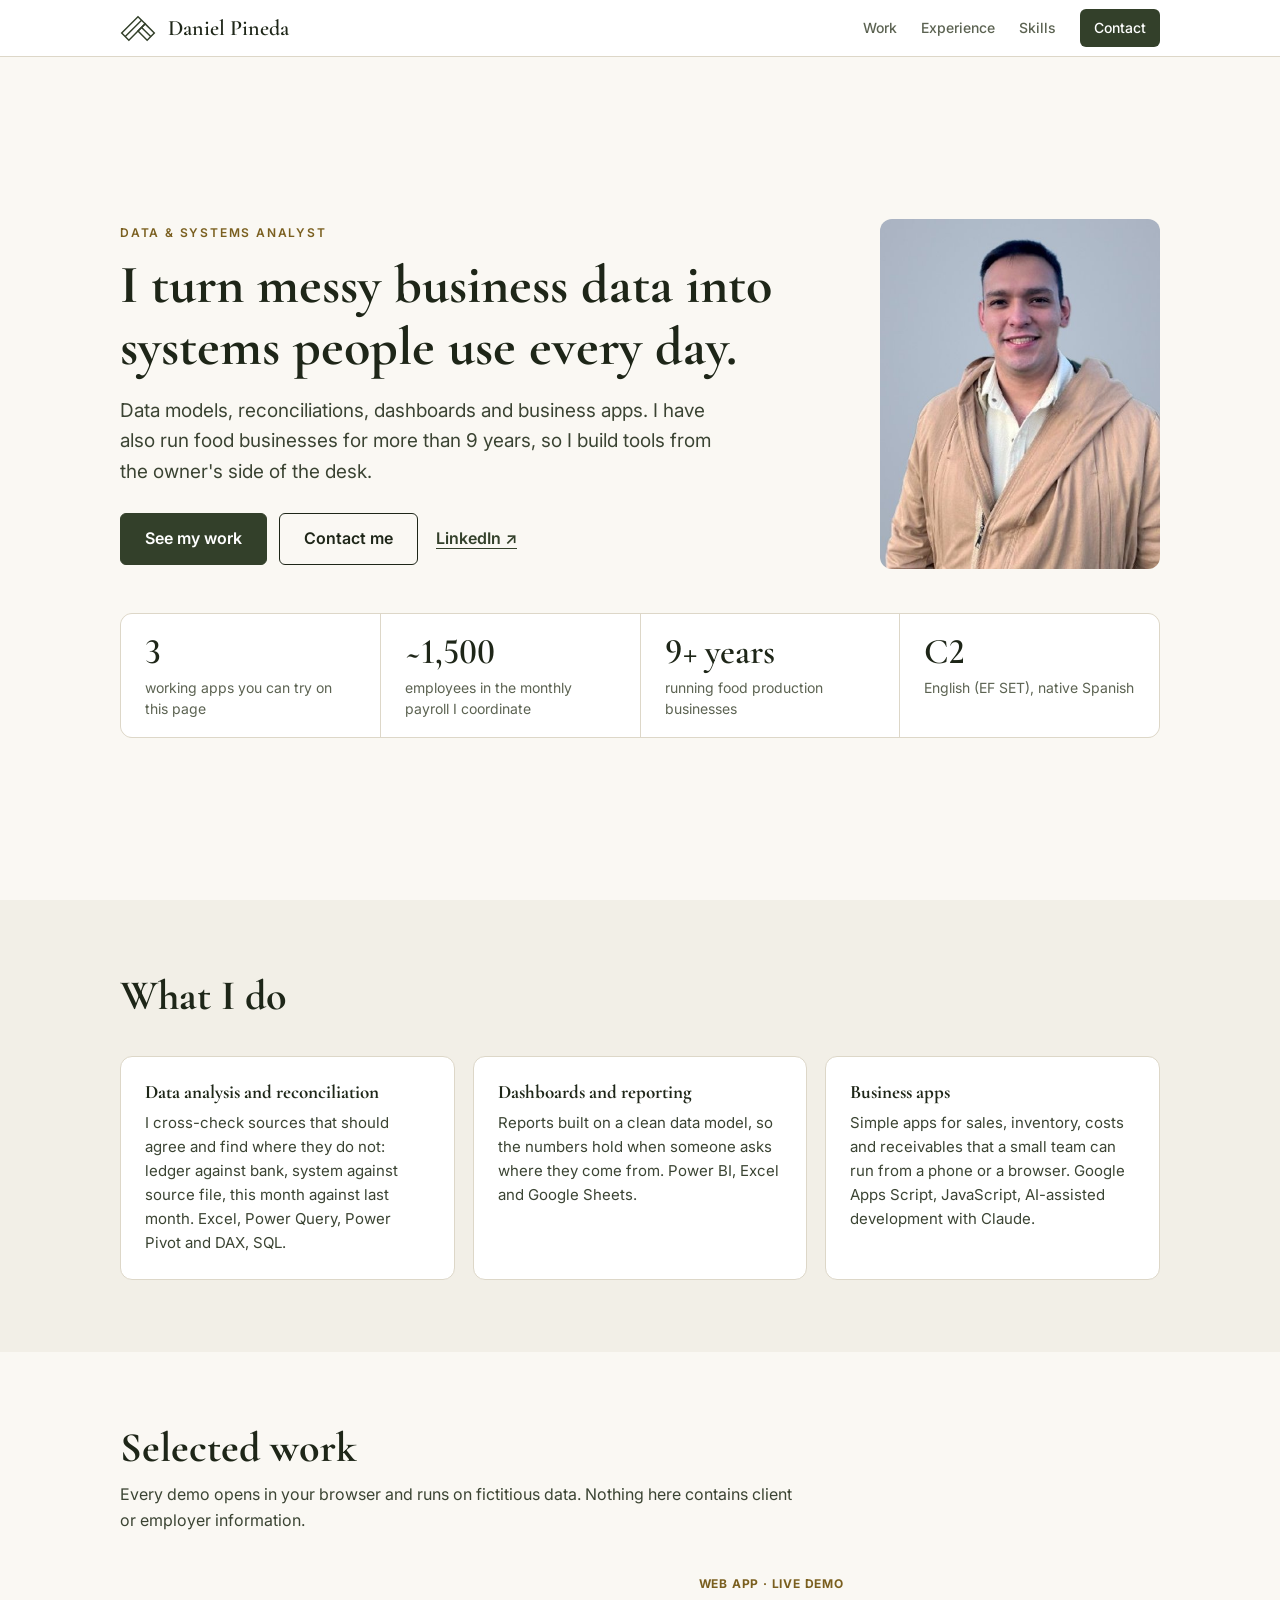
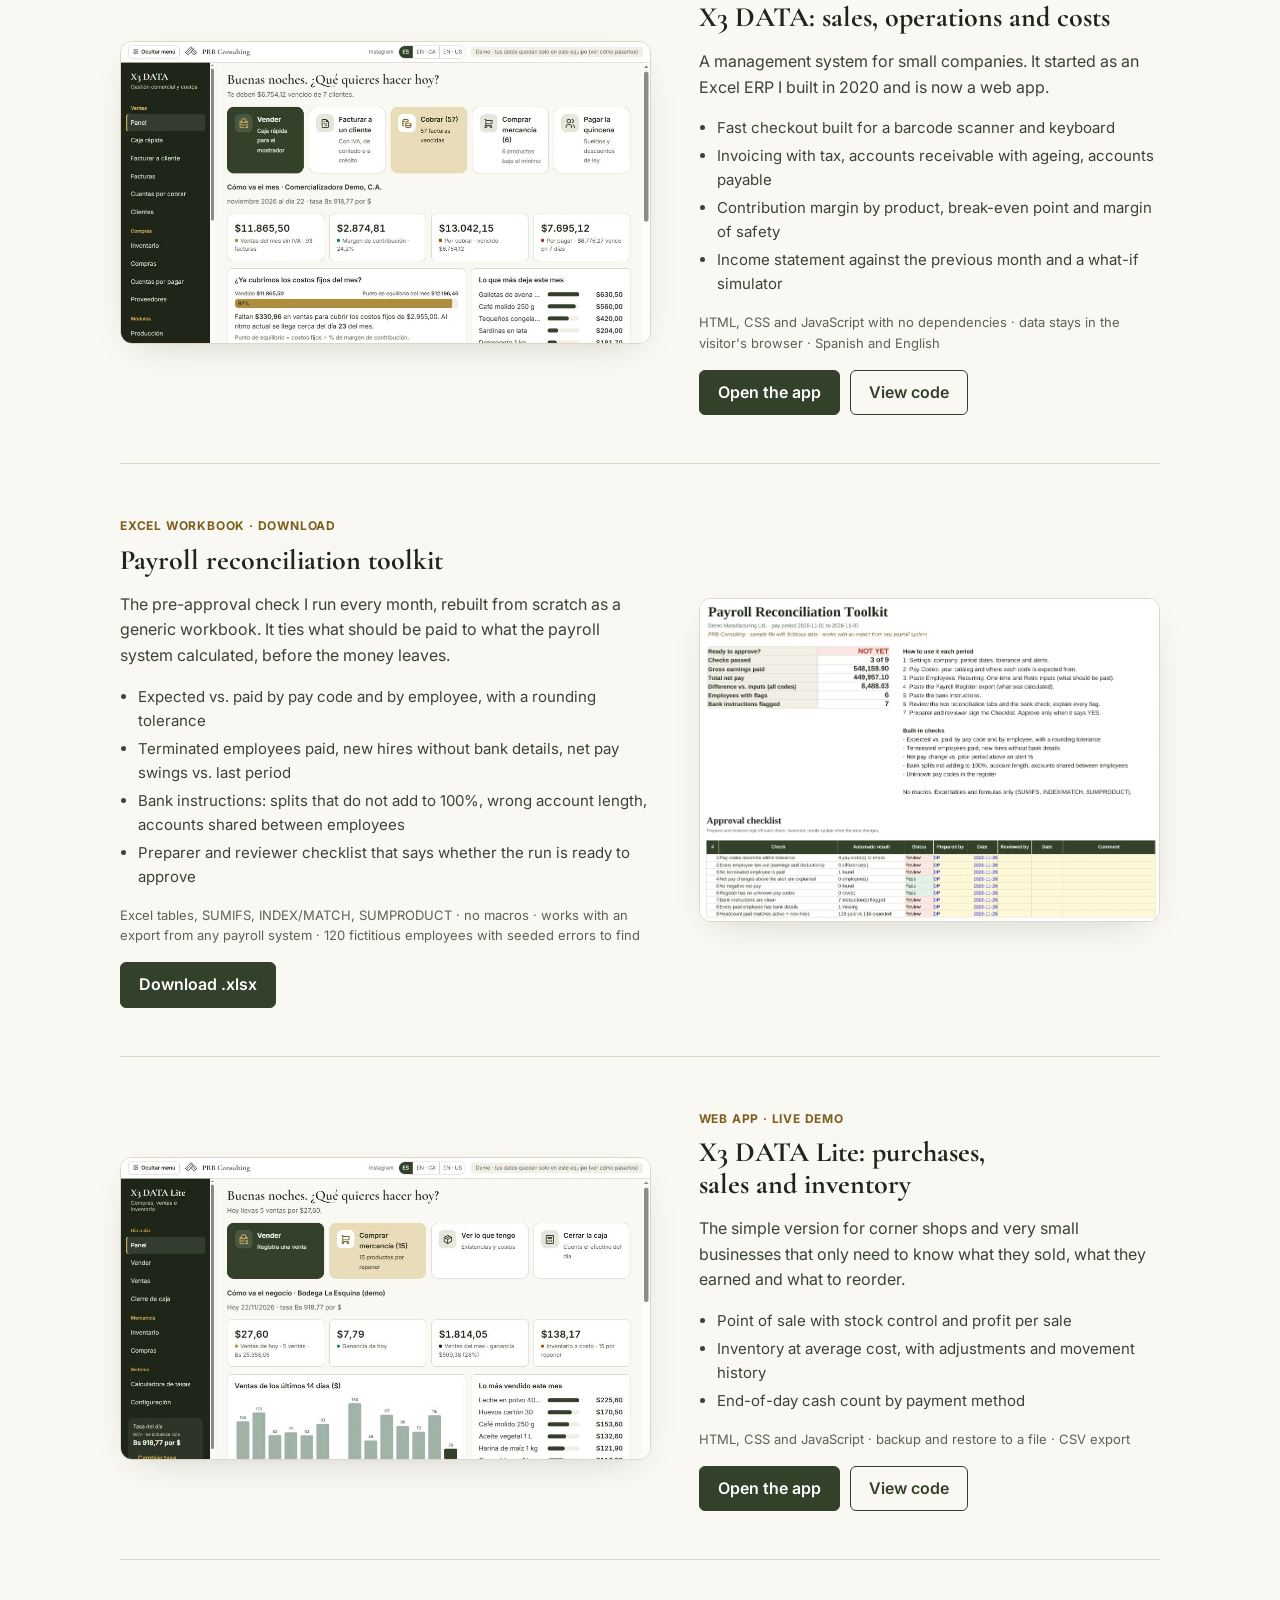
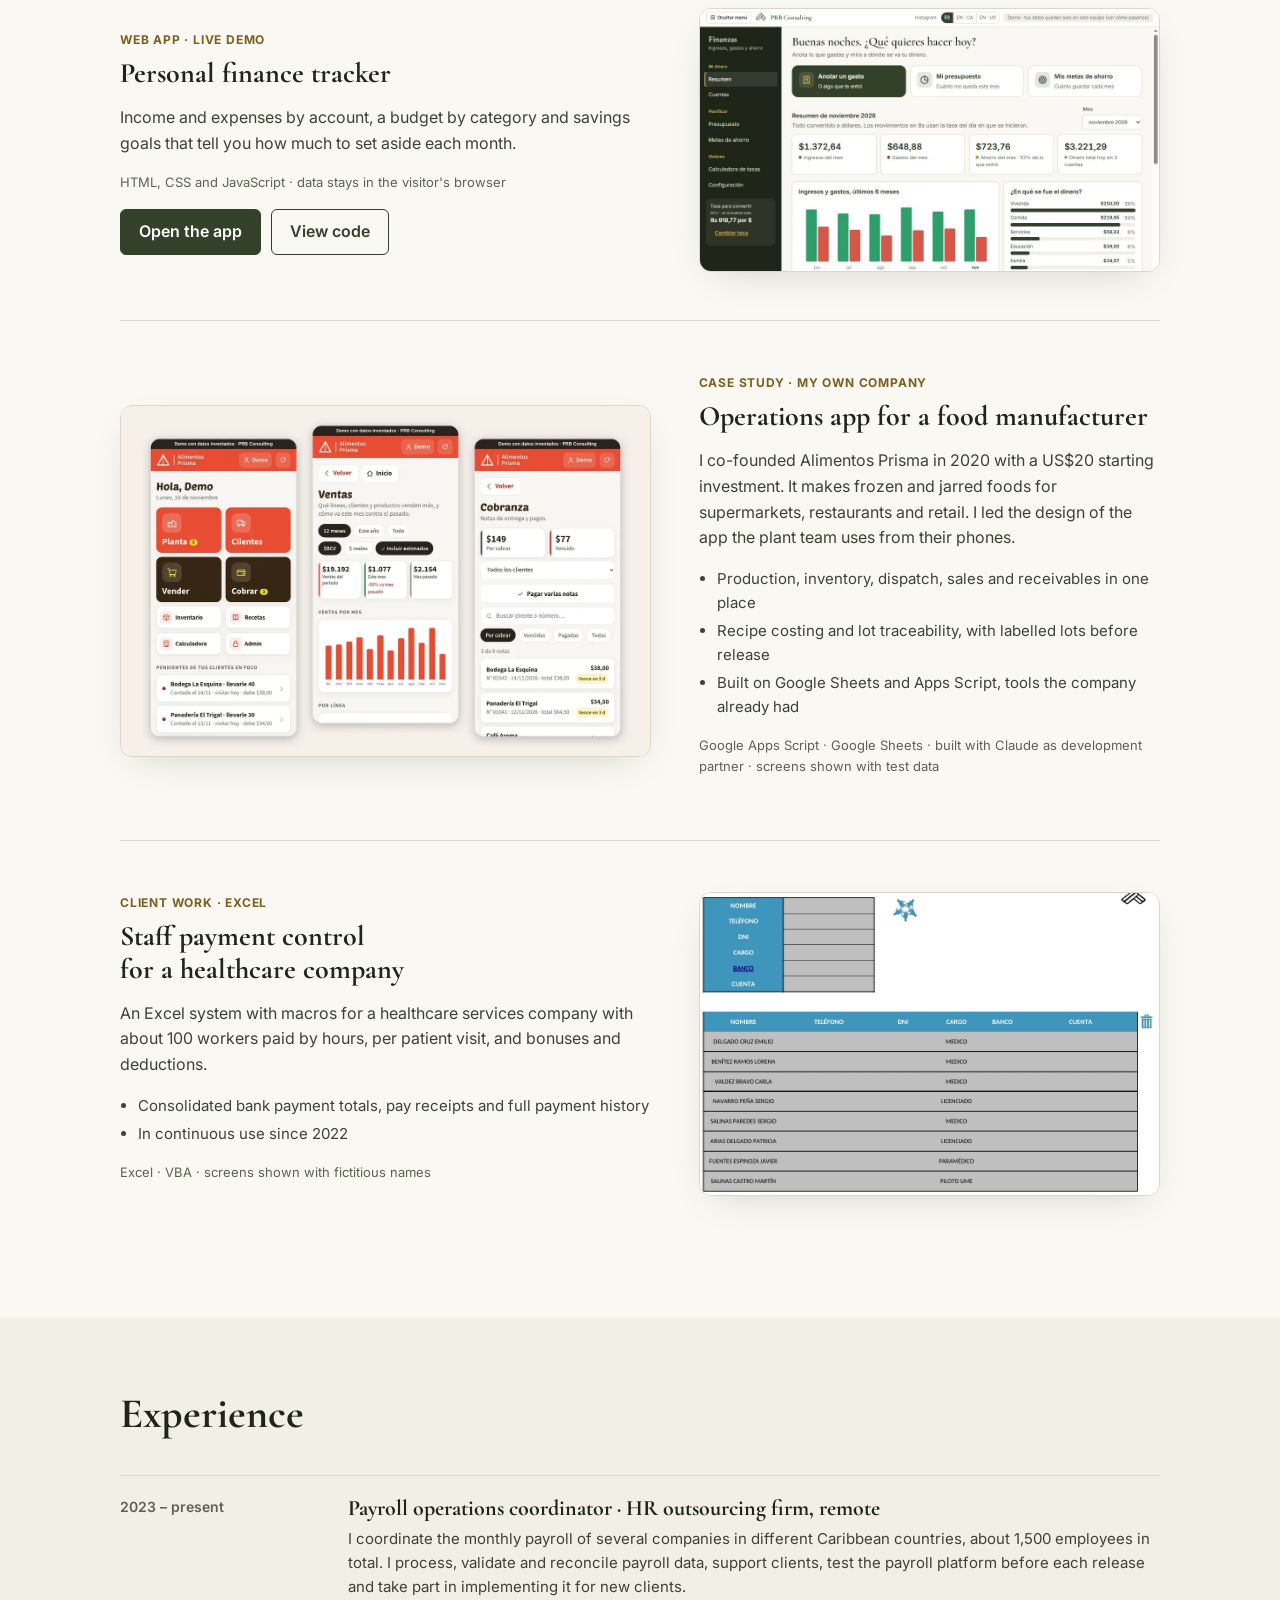
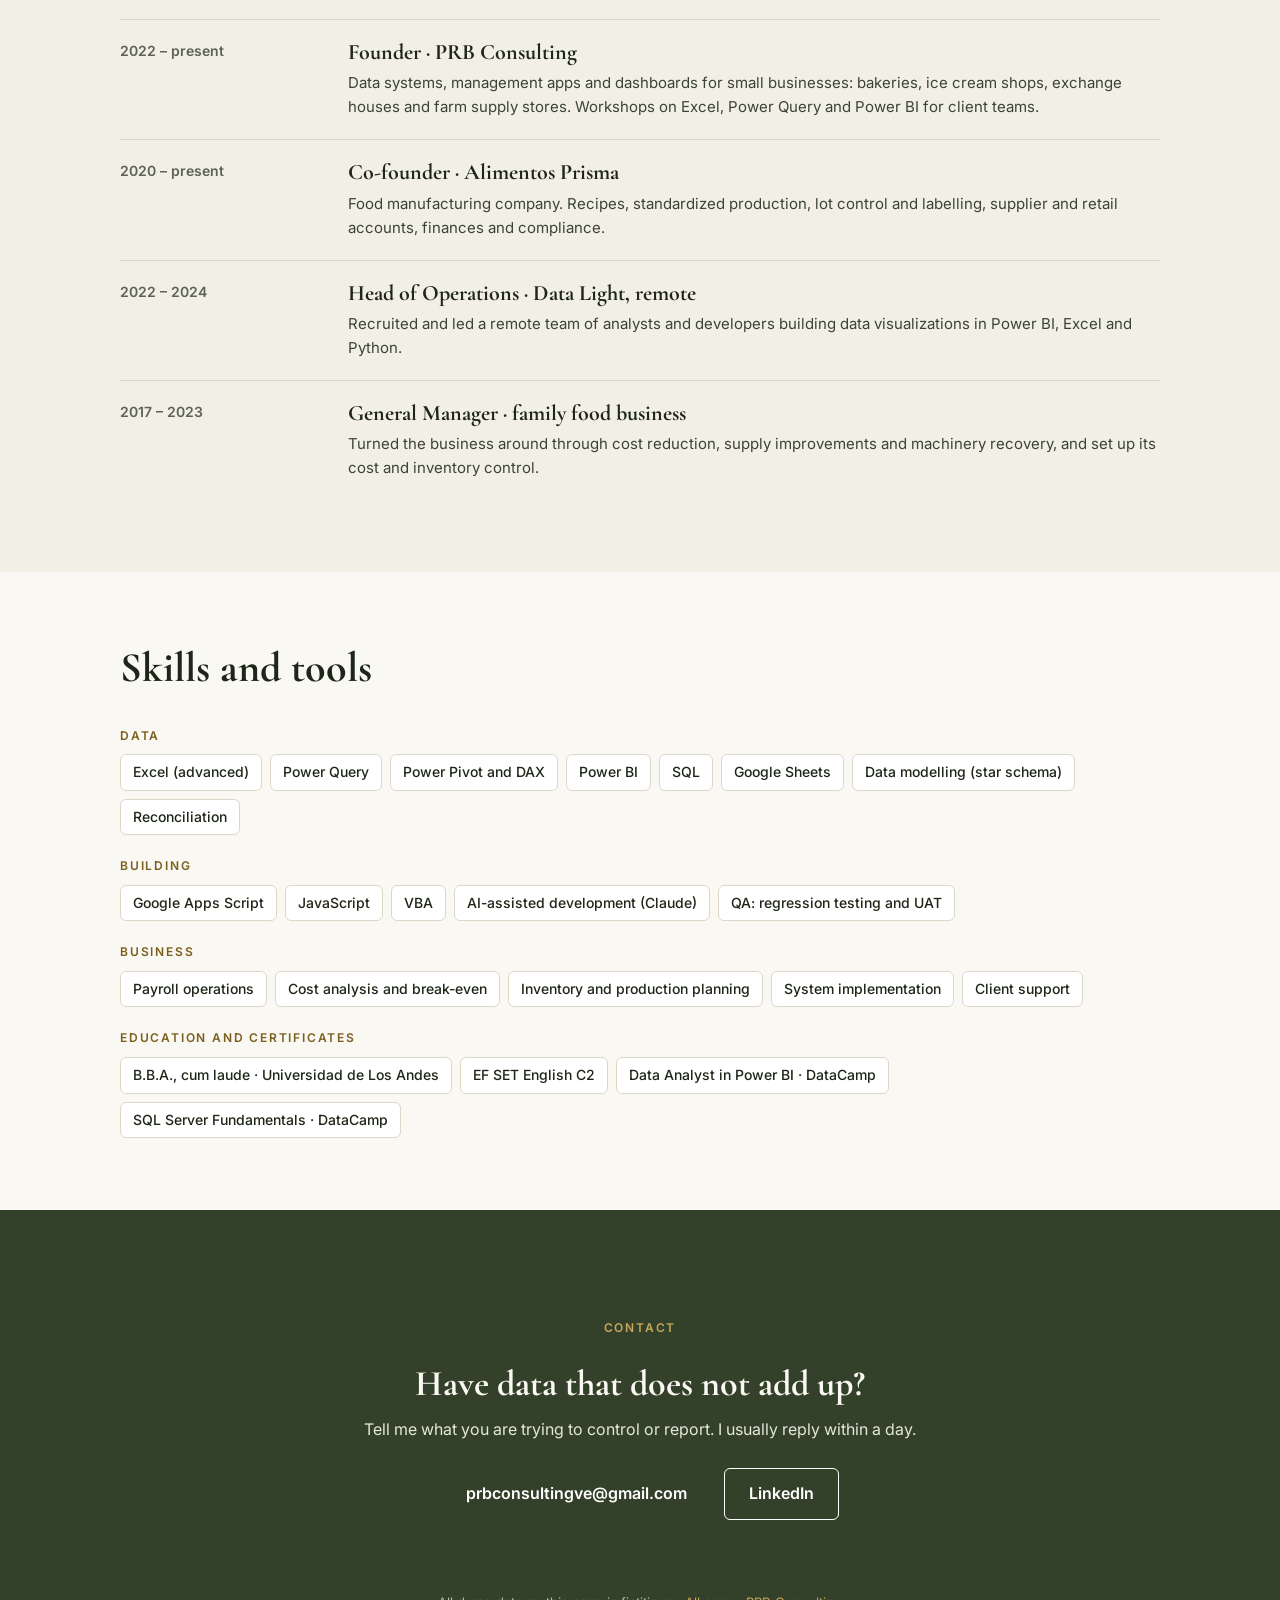
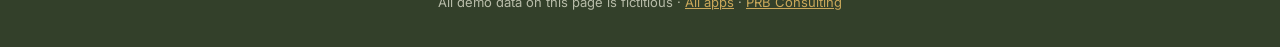
<file: portfolio/index.html>
<!doctype html>
<html lang="en">
<head>
<meta charset="utf-8">
<meta name="viewport" content="width=device-width,initial-scale=1">
<title>Daniel Pineda · Data & Systems Analyst</title>
<meta name="description" content="Portfolio of Daniel Pineda: data analysis, reconciliation, dashboards and business apps. Working demos and a downloadable Excel sample, all with fictitious data.">
<meta property="og:title" content="Daniel Pineda · Data & Systems Analyst">
<meta property="og:description" content="Working apps, an Excel sample and case studies. All data is fictitious.">
<meta property="og:image" content="https://prbconsulting.github.io/portfolio/img/x3.webp">
<link rel="icon" href="../assets/prb-logo.svg">
<link rel="preconnect" href="https://fonts.googleapis.com">
<link rel="stylesheet" href="https://fonts.googleapis.com/css2?family=Cormorant+Garamond:wght@600&family=Inter:wght@400;500;600&display=swap">
<style>
:root{--ink:#1E2618;--body:#3B4433;--mut:#5C6352;--line:#DDD7C8;--soft:#F2EFE7;--acc:#33402A;--acc-d:#33402A;--gold:#7A5F1F;--dorado:#C9A75A;
  --disp:"Cormorant Garamond",Georgia,serif;--font:Inter,"Segoe UI",Roboto,Arial,sans-serif}
*{box-sizing:border-box}
html{scroll-behavior:smooth}
body{margin:0;background:#FAF8F3;color:var(--body);font:16px/1.6 var(--font)}
img{max-width:100%;height:auto;display:block}
a{color:var(--acc-d)}
.w{max-width:1080px;margin:0 auto;padding:0 20px}
h1,h2,h3{font-family:var(--disp);color:var(--ink);line-height:1.15;margin:0;text-wrap:balance}
/* top bar */
.top{position:sticky;top:0;z-index:5;background:rgba(255,255,255,.94);backdrop-filter:blur(6px);border-bottom:1px solid var(--line)}
.top .w{display:flex;align-items:center;gap:22px;height:56px}
.top .w{gap:24px}.top b{font:600 22px var(--disp);color:var(--ink);margin-right:auto;margin-left:-12px}
.top a{color:var(--mut);text-decoration:none;font-size:14px;font-weight:500}
.top a:hover{color:var(--ink)}
.top a.cta{background:var(--acc);color:#fff;padding:8px 14px;border-radius:6px}
/* hero */
.hero{min-height:calc(100vh - 57px);min-height:calc(100svh - 57px);display:flex;flex-direction:column;justify-content:center;padding:48px 0}
.hero .h{display:grid;grid-template-columns:1fr 280px;gap:48px;align-items:center}
.kick{font-size:12px;font-weight:600;letter-spacing:1.8px;text-transform:uppercase;color:var(--gold);margin:0 0 12px}
.hero h1{font-size:clamp(34px,5.4vw,54px)}
.hero p.lead{font-size:19px;max-width:620px;margin:18px 0 26px}
.btns{display:flex;flex-wrap:wrap;gap:12px}
.btn{display:inline-block;padding:12px 24px;border-radius:6px;font-weight:600;text-decoration:none;border:1.5px solid var(--ink);color:var(--ink)}
.btn.p{background:var(--acc);border-color:var(--acc);color:#fff}
.btn:hover{background:var(--soft)}.btn.p:hover{background:#27321F}
.txt{align-self:center;font-weight:600;color:var(--acc);text-underline-offset:4px;margin-left:6px}
.hero img{border-radius:12px;aspect-ratio:4/5;object-fit:cover;width:100%;height:auto}
.facts{display:grid;grid-template-columns:repeat(4,1fr);gap:1px;background:var(--line);border:1px solid var(--line);border-radius:12px;overflow:hidden;margin-top:44px}
.facts div{background:#fff;padding:18px 24px}
.facts b{display:block;font:600 36px/1.1 var(--disp);color:var(--ink);font-variant-numeric:lining-nums;margin-bottom:6px}
.facts span{font-size:14px;color:var(--mut);line-height:1.5;display:block}
/* sections */
section{padding:72px 0}
section.alt{background:var(--soft)}
.sec-h{margin-bottom:36px}
.sec-h h2{font-size:clamp(28px,3.9vw,42px)}
.sec-h p{max-width:680px;margin:10px 0 0}
.g3{display:grid;grid-template-columns:repeat(3,1fr);gap:18px}
.card{background:#fff;border:1px solid var(--line);border-radius:12px;padding:24px}
.card h3{font-size:19px;margin-bottom:8px}
.card p{margin:0;font-size:15px}
/* projects */
.proj{display:grid;grid-template-columns:1.15fr 1fr;gap:48px;align-items:center;padding:48px 0;border-top:1px solid var(--line)}
.proj:first-of-type{border-top:0;padding-top:0}
.proj:nth-of-type(even) .shot{order:2}
.shot{display:block;border:1px solid var(--line);border-radius:12px;overflow:hidden;background:#fff;box-shadow:0 12px 36px -18px rgba(30,38,24,.25)}
.tag{display:inline-block;font-size:12px;font-weight:700;letter-spacing:.8px;text-transform:uppercase;color:var(--gold);margin-bottom:8px}
.proj h3{font-size:28px;margin-bottom:12px}
.proj ul{padding-left:18px;margin:12px 0 16px}
.proj li{margin:4px 0;font-size:15px}
.stack{font-size:13px;color:var(--mut);margin:0 0 16px}
.links{display:flex;flex-wrap:wrap;gap:10px}
.links a{font-weight:600;text-decoration:none;padding:9px 18px;border-radius:6px;border:1.5px solid var(--acc);color:var(--acc-d)}
.links a.p{background:var(--acc);color:#fff}
/* experience */
.xp{display:grid;grid-template-columns:200px 1fr;gap:8px 28px;padding:20px 0;border-top:1px solid var(--line)}
.xp:first-of-type{border-top:0}
.xp .when{font-size:14px;color:var(--mut);font-weight:600;font-variant-numeric:lining-nums}
.xp h3{font-size:22px}
.xp p{margin:6px 0 0;font-size:15px}
.chips{display:flex;flex-wrap:wrap;gap:8px}
.chips span{background:#fff;border:1px solid var(--line);border-radius:6px;padding:6px 12px;font-size:14px;color:var(--ink);font-weight:500}
.sk h3{font-size:12px;letter-spacing:1.8px;text-transform:uppercase;margin:24px 0 12px;color:var(--gold);font-family:var(--font);font-weight:600}
.sk h3:first-child{margin-top:0}
/* contact */
.contact{background:var(--acc);color:#E4E8DC;text-align:center}
.contact h2{color:#FAF8F3;font-size:clamp(26px,3.6vw,36px)}
.contact p{max-width:560px;margin:12px auto 26px}
.contact .btn{border-color:#fff;color:#fff}
.contact .btn.p{border-color:var(--acc)}
.contact .btns{justify-content:center}
footer{background:var(--acc);color:#B7BBA8;font-size:13px;text-align:center;padding:0 20px 34px}
footer a{color:var(--dorado)}
.contact{padding:96px 0 72px}
.contact .kick{color:var(--dorado)}
@media (max-width:820px){
  .hero{min-height:0;padding:36px 0 48px}.hero .h{grid-template-columns:1fr;gap:28px}.hero img{max-width:220px;order:-1}
  .facts{grid-template-columns:repeat(2,1fr)}.g3{grid-template-columns:1fr}
  .proj{grid-template-columns:1fr;gap:18px}.proj:nth-of-type(even) .shot{order:0}
  .xp{grid-template-columns:1fr}.top a:not(.cta){display:none}section{padding:48px 0}
}
</style>
</head>
<body>
<header class="top"><div class="w">
  <img src="../assets/prb-logo.svg" alt="" width="36" height="27" style="height:27px;width:auto"><b>Daniel Pineda</b>
  <a href="#work">Work</a><a href="#experience">Experience</a><a href="#skills">Skills</a>
  <a class="cta" href="#contact">Contact</a>
</div></header>

<div class="hero"><div class="w h">
  <div>
    <p class="kick">Data &amp; Systems Analyst</p>
    <h1>I turn messy business data into systems people use every day.</h1>
    <p class="lead">Data models, reconciliations, dashboards and business apps. I have also run food businesses for more than 9 years, so I build tools from the owner's side of the desk.</p>
    <div class="btns">
      <a class="btn p" href="#work">See my work</a>
      <a class="btn" href="#contact">Contact me</a>
      <a class="txt" href="https://www.linkedin.com/in/daniielpir" target="_blank" rel="noopener">LinkedIn ↗</a>
    </div>
  </div>
  <img src="img/daniel.jpg" alt="Portrait of Daniel Pineda" width="480" height="600">
</div>
<div class="w"><div class="facts">
  <div><b>3</b><span>working apps you can try on this page</span></div>
  <div><b>~1,500</b><span>employees in the monthly payroll I coordinate</span></div>
  <div><b>9+ years</b><span>running food production businesses</span></div>
  <div><b>C2</b><span>English (EF SET), native Spanish</span></div>
</div></div>
</div>

<section class="alt"><div class="w">
  <div class="sec-h"><h2>What I do</h2></div>
  <div class="g3">
    <div class="card"><h3>Data analysis and reconciliation</h3><p>I cross-check sources that should agree and find where they do not: ledger against bank, system against source file, this month against last month. Excel, Power Query, Power Pivot and DAX, SQL.</p></div>
    <div class="card"><h3>Dashboards and reporting</h3><p>Reports built on a clean data model, so the numbers hold when someone asks where they come from. Power BI, Excel and Google Sheets.</p></div>
    <div class="card"><h3>Business apps</h3><p>Simple apps for sales, inventory, costs and receivables that a small team can run from a phone or a browser. Google Apps Script, JavaScript, AI-assisted development with Claude.</p></div>
  </div>
</div></section>

<section id="work"><div class="w">
  <div class="sec-h"><h2>Selected work</h2><p>Every demo opens in your browser and runs on fictitious data. Nothing here contains client or employer information.</p></div>

  <article class="proj">
    <a class="shot" href="https://prbconsulting.github.io/x3/" target="_blank" rel="noopener"><img src="img/x3.webp" alt="X3 DATA home screen with quick actions, monthly sales, margin and receivables" width="1054" height="600" loading="lazy"></a>
    <div>
      <span class="tag">Web app · live demo</span>
      <h3>X3 DATA: sales, operations and costs</h3>
      <p>A management system for small companies. It started as an Excel ERP I built in 2020 and is now a web app.</p>
      <ul>
        <li>Fast checkout built for a barcode scanner and keyboard</li>
        <li>Invoicing with tax, accounts receivable with ageing, accounts payable</li>
        <li>Contribution margin by product, break-even point and margin of safety</li>
        <li>Income statement against the previous month and a what-if simulator</li>
      </ul>
      <p class="stack">HTML, CSS and JavaScript with no dependencies · data stays in the visitor's browser · Spanish and English</p>
      <div class="links"><a class="p" href="https://prbconsulting.github.io/x3/" target="_blank" rel="noopener">Open the app</a><a href="https://github.com/PRBConsulting/prbconsulting.github.io/tree/main/x3" target="_blank" rel="noopener">View code</a></div>
    </div>
  </article>


  <article class="proj">
    <a class="shot" href="PRB_Payroll_Reconciliation_Toolkit.xlsx" download><img src="img/payroll-toolkit.webp" alt="Payroll reconciliation workbook: approval status, checks passed and the reviewer checklist" width="1055" height="740" loading="lazy"></a>
    <div>
      <span class="tag">Excel workbook · download</span>
      <h3>Payroll reconciliation toolkit</h3>
      <p>The pre-approval check I run every month, rebuilt from scratch as a generic workbook. It ties what should be paid to what the payroll system calculated, before the money leaves.</p>
      <ul>
        <li>Expected vs. paid by pay code and by employee, with a rounding tolerance</li>
        <li>Terminated employees paid, new hires without bank details, net pay swings vs. last period</li>
        <li>Bank instructions: splits that do not add to 100%, wrong account length, accounts shared between employees</li>
        <li>Preparer and reviewer checklist that says whether the run is ready to approve</li>
      </ul>
      <p class="stack">Excel tables, SUMIFS, INDEX/MATCH, SUMPRODUCT · no macros · works with an export from any payroll system · 120 fictitious employees with seeded errors to find</p>
      <div class="links"><a class="p" href="PRB_Payroll_Reconciliation_Toolkit.xlsx" download>Download .xlsx</a></div>
    </div>
  </article>

  <article class="proj">
    <a class="shot" href="https://prbconsulting.github.io/x3-lite/" target="_blank" rel="noopener"><img src="img/x3-lite.webp" alt="X3 DATA Lite dashboard with sales and inventory" width="1054" height="600" loading="lazy"></a>
    <div>
      <span class="tag">Web app · live demo</span>
      <h3>X3 DATA Lite: purchases, sales and inventory</h3>
      <p>The simple version for corner shops and very small businesses that only need to know what they sold, what they earned and what to reorder.</p>
      <ul>
        <li>Point of sale with stock control and profit per sale</li>
        <li>Inventory at average cost, with adjustments and movement history</li>
        <li>End-of-day cash count by payment method</li>
      </ul>
      <p class="stack">HTML, CSS and JavaScript · backup and restore to a file · CSV export</p>
      <div class="links"><a class="p" href="https://prbconsulting.github.io/x3-lite/" target="_blank" rel="noopener">Open the app</a><a href="https://github.com/PRBConsulting/prbconsulting.github.io/tree/main/x3-lite" target="_blank" rel="noopener">View code</a></div>
    </div>
  </article>

  <article class="proj">
    <a class="shot" href="https://prbconsulting.github.io/finanzas/" target="_blank" rel="noopener"><img src="img/finanzas.webp" alt="Personal finance app with accounts, budget and savings goals" width="1054" height="600" loading="lazy"></a>
    <div>
      <span class="tag">Web app · live demo</span>
      <h3>Personal finance tracker</h3>
      <p>Income and expenses by account, a budget by category and savings goals that tell you how much to set aside each month.</p>
      <p class="stack">HTML, CSS and JavaScript · data stays in the visitor's browser</p>
      <div class="links"><a class="p" href="https://prbconsulting.github.io/finanzas/" target="_blank" rel="noopener">Open the app</a><a href="https://github.com/PRBConsulting/prbconsulting.github.io/tree/main/finanzas" target="_blank" rel="noopener">View code</a></div>
    </div>
  </article>

  <article class="proj">
    <div class="shot"><img src="img/prisma.webp" alt="Mobile operations app of Alimentos Prisma shown with test data" width="1200" height="795" loading="lazy"></div>
    <div>
      <span class="tag">Case study · my own company</span>
      <h3>Operations app for a food manufacturer</h3>
      <p>I co-founded Alimentos Prisma in 2020 with a US$20 starting investment. It makes frozen and jarred foods for supermarkets, restaurants and retail. I led the design of the app the plant team uses from their phones.</p>
      <ul>
        <li>Production, inventory, dispatch, sales and receivables in one place</li>
        <li>Recipe costing and lot traceability, with labelled lots before release</li>
        <li>Built on Google Sheets and Apps Script, tools the company already had</li>
      </ul>
      <p class="stack">Google Apps Script · Google Sheets · built with Claude as development partner · screens shown with test data</p>
    </div>
  </article>

  <article class="proj">
    <div class="shot"><img src="img/payment-control.webp" alt="Staff payment control workbook: worker register with fictitious names" width="1080" height="710" loading="lazy"></div>
    <div>
      <span class="tag">Client work · Excel</span>
      <h3>Staff payment control for a healthcare company</h3>
      <p>An Excel system with macros for a healthcare services company with about 100 workers paid by hours, per patient visit, and bonuses and deductions.</p>
      <ul>
        <li>Consolidated bank payment totals, pay receipts and full payment history</li>
        <li>In continuous use since 2022</li>
      </ul>
      <p class="stack">Excel · VBA · screens shown with fictitious names</p>
    </div>
  </article>
</div></section>

<section class="alt" id="experience"><div class="w">
  <div class="sec-h"><h2>Experience</h2></div>
  <div class="xp"><div class="when">2023 – present</div><div><h3>Payroll operations coordinator · HR outsourcing firm, remote</h3><p>I coordinate the monthly payroll of several companies in different Caribbean countries, about 1,500 employees in total. I process, validate and reconcile payroll data, support clients, test the payroll platform before each release and take part in implementing it for new clients.</p></div></div>
  <div class="xp"><div class="when">2022 – present</div><div><h3>Founder · PRB Consulting</h3><p>Data systems, management apps and dashboards for small businesses: bakeries, ice cream shops, exchange houses and farm supply stores. Workshops on Excel, Power Query and Power BI for client teams.</p></div></div>
  <div class="xp"><div class="when">2020 – present</div><div><h3>Co-founder · Alimentos Prisma</h3><p>Food manufacturing company. Recipes, standardized production, lot control and labelling, supplier and retail accounts, finances and compliance.</p></div></div>
  <div class="xp"><div class="when">2022 – 2024</div><div><h3>Head of Operations · Data Light, remote</h3><p>Recruited and led a remote team of analysts and developers building data visualizations in Power BI, Excel and Python.</p></div></div>
  <div class="xp"><div class="when">2017 – 2023</div><div><h3>General Manager · family food business</h3><p>Turned the business around through cost reduction, supply improvements and machinery recovery, and set up its cost and inventory control.</p></div></div>
</div></section>

<section id="skills"><div class="w sk">
  <div class="sec-h"><h2>Skills and tools</h2></div>
  <h3>Data</h3>
  <div class="chips"><span>Excel (advanced)</span><span>Power Query</span><span>Power Pivot and DAX</span><span>Power BI</span><span>SQL</span><span>Google Sheets</span><span>Data modelling (star schema)</span><span>Reconciliation</span></div>
  <h3>Building</h3>
  <div class="chips"><span>Google Apps Script</span><span>JavaScript</span><span>VBA</span><span>AI-assisted development (Claude)</span><span>QA: regression testing and UAT</span></div>
  <h3>Business</h3>
  <div class="chips"><span>Payroll operations</span><span>Cost analysis and break-even</span><span>Inventory and production planning</span><span>System implementation</span><span>Client support</span></div>
  <h3>Education and certificates</h3>
  <div class="chips"><span>B.B.A., cum laude · Universidad de Los Andes</span><span>EF SET English C2</span><span>Data Analyst in Power BI · DataCamp</span><span>SQL Server Fundamentals · DataCamp</span></div>
</div></section>

<section class="contact" id="contact"><div class="w">
  <p class="kick">Contact</p>
  <h2>Have data that does not add up?</h2>
  <p>Tell me what you are trying to control or report. I usually reply within a day.</p>
  <div class="btns">
    <a class="btn p" href="mailto:prbconsultingve@gmail.com">prbconsultingve@gmail.com</a>
    <a class="btn" href="https://www.linkedin.com/in/daniielpir" target="_blank" rel="noopener">LinkedIn</a>
  </div>
</div></section>
<footer>All demo data on this page is fictitious · <a href="https://prbconsulting.github.io/">All apps</a> · <a href="https://prbconsulting.github.io/prb/">PRB Consulting</a></footer>
</body>
</html>
</file>
